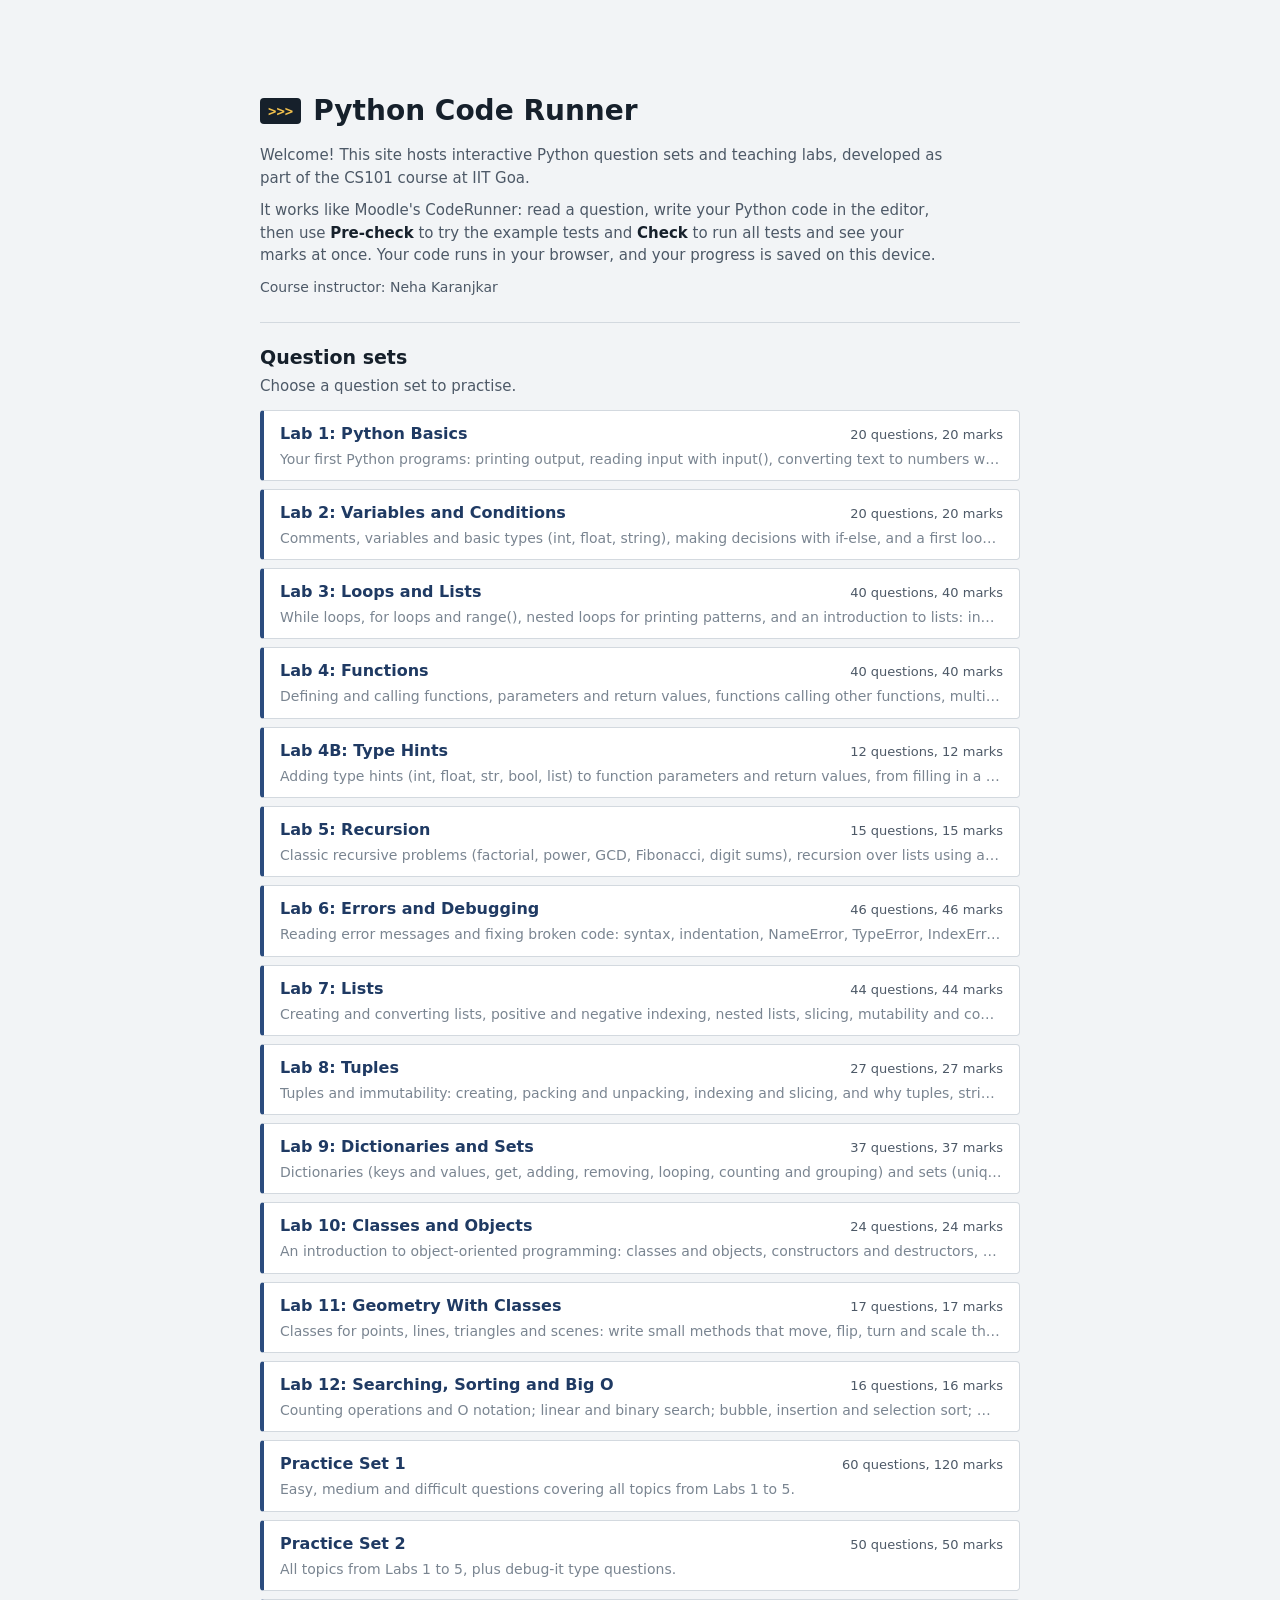
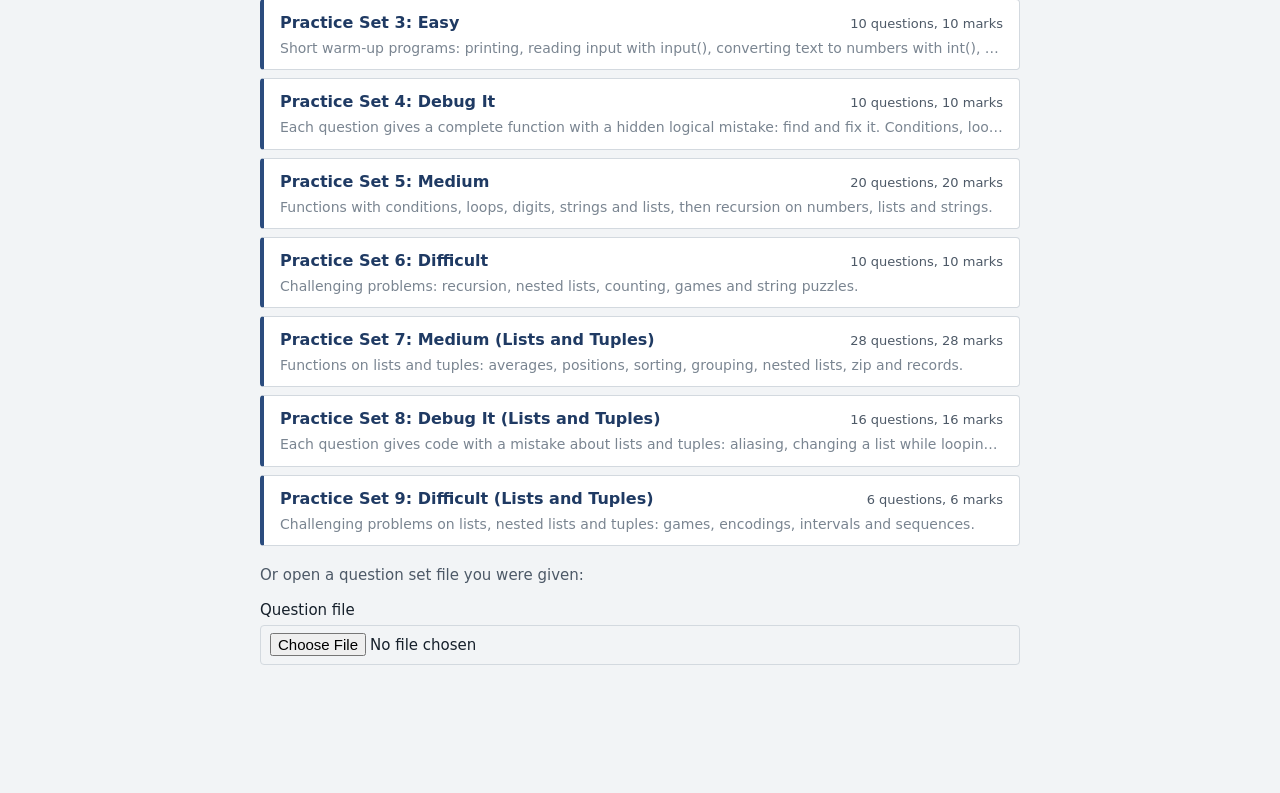
<file: index.html>
<!DOCTYPE html>
<html lang="en">
<head>
<meta charset="utf-8">
<meta name="viewport" content="width=device-width, initial-scale=1">
<title>Python programming practice and exams</title>
<link rel="stylesheet" href="vendor/codemirror/codemirror.css">
<link rel="stylesheet" href="static/style.css">
<script src="config.js"></script>
<script src="vendor/codemirror/codemirror.js"></script>
<script src="vendor/codemirror/python.js"></script>
<script src="vendor/codemirror/matchbrackets.js"></script>
</head>
<body>

<!-- 1. Choose a question bank (and password for exams) -->
<section id="screen-bank" class="gate" hidden>
  <div class="gate-box" id="bank-box">
    <div id="choose-part">
      <header id="web-intro" class="intro" hidden>
        <h1><span class="intro-mark" aria-hidden="true">&gt;&gt;&gt;</span> Python Code Runner</h1>
        <p>Welcome! This site hosts interactive Python question sets and teaching labs,
          developed as part of the CS101 course at IIT Goa.</p>
        <p>It works like Moodle's CodeRunner: read a question, write your Python code in the editor,
          then use <b>Pre-check</b> to try the example tests and <b>Check</b> to run all tests and see your marks at once.
          Your code runs in your browser, and your progress is saved on this device.</p>
        <p class="intro-credit">Course instructor: Neha Karanjkar</p>
      </header>
      <h1 id="choose-title">Programming exam</h1>
      <div id="bank-list-wrap" hidden>
        <p class="gate-help">Choose a question set to practise.</p>
        <ul id="bank-list" class="bank-list"></ul>
        <p id="bank-list-empty" class="muted" hidden>No question sets are published yet.</p>
        <p class="gate-help or">Or open a question set file you were given:</p>
      </div>
      <p id="file-help" class="gate-help">Open the question file given by your instructor.</p>
      <label class="field">Question file
        <input type="file" id="bank-file" accept=".qbank,.json">
      </label>
    </div>
    <div id="password-part" hidden>
      <h1 id="password-title"></h1>
      <p class="muted" id="password-file"></p>
      <label class="field">Exam password
        <input type="password" id="password" autocomplete="off">
      </label>
      <button id="btn-unlock" class="primary">Unlock</button>
      <button id="btn-back-pw" class="plain">Use a different question file</button>
    </div>
    <p id="bank-error" class="error" role="alert"></p>
  </div>
</section>

<!-- 2. Roll number and name (exams only) -->
<section id="screen-login" class="gate" hidden>
  <div class="gate-box">
    <h1 id="login-title"></h1>
    <p id="login-desc" class="gate-help" hidden></p>
    <p id="login-opens" class="notice" hidden></p>
    <label class="field">Roll number
      <input type="text" id="roll" autocomplete="off" spellcheck="false">
    </label>
    <label class="field">Full name, as on Google Classroom
      <input type="text" id="name" autocomplete="off" spellcheck="false">
    </label>
    <p class="gate-help">If you already started this exam on this computer, you will continue where you left off.</p>
    <button id="btn-login" class="primary">Start exam</button>
    <button id="btn-back" class="plain">Use a different question file</button>
    <p id="login-error" class="error" role="alert"></p>
  </div>
</section>

<!-- 3. Questions -->
<section id="screen-exam" hidden>
  <header class="topbar">
    <div class="tb-who">
      <strong id="tb-mode"></strong>
      <span id="tb-title"></span>
      <span id="tb-desc" class="tb-desc" hidden></span>
      <span id="tb-student"></span>
    </div>
    <div class="tb-stats">
      <span id="tb-start-wrap">Started <b id="tb-start"></b></span>
      <span>Marks <b id="tb-marks"></b></span>
      <span class="count correct" title="correct"><i></i><b id="tb-correct"></b><span class="lbl"> correct</span></span>
      <span class="count wrong" title="wrong"><i></i><b id="tb-wrong"></b><span class="lbl"> wrong</span></span>
      <span class="count idle" title="not attempted"><i></i><b id="tb-idle"></b><span class="lbl"> not attempted</span></span>
    </div>
    <div class="tb-clock">
      <span class="tb-clock-label" id="tb-clock-label">Time left</span>
      <span id="tb-left">--:--:--</span>
    </div>
    <button id="btn-submit" class="submit">Final submit</button>
  </header>
  <div class="modebar">
    <button id="btn-nav" class="small navtoggle" aria-controls="nav" aria-expanded="true" title="Show or hide the question list">&#9776; Questions</button>
    <span id="mb-current" class="mb-current"></span>
    <span id="mb-penalty"></span>
    <button id="btn-more" class="small more" aria-expanded="false" hidden>More &#9662;</button>
    <span class="mb-tools" id="mb-tools"></span>
  </div>

  <div class="body">
    <div id="nav-backdrop" class="nav-backdrop"></div>
    <nav id="nav" aria-label="Questions"></nav>

    <main id="main">
      <div class="q-head">
        <h2 id="q-title"></h2>
        <span id="q-mark" class="muted"></span>
      </div>
      <div id="q-text" class="qtext"></div>
      <div id="q-examples"></div>

      <h3 class="answer-label">Your answer</h3>
      <div id="editor"></div>
      <div class="actions">
        <button id="btn-precheck">Pre-check</button>
        <button id="btn-check" class="primary">Check</button>
        <span id="try-chip" class="try-chip" hidden></span>
        <button id="btn-save">Save</button>
        <button id="btn-fill" class="fill" hidden title="Instructor preview only">Fill correct answer</button>
        <span id="save-state" class="muted"></span>
      </div>
      <p class="hint">Pre-check runs the example test only and is not graded. Check runs all tests and records your marks. Ctrl+S saves.</p>
      <div id="result" aria-live="polite"></div>
      <div class="qnav">
        <button id="btn-prev" class="qprev">&larr; <span id="prev-label">Previous</span></button>
        <span id="qnav-pos" class="qnav-pos"></span>
        <button id="btn-next" class="qnext"><span id="next-label">Next</span> &rarr;</button>
      </div>
    </main>
  </div>
</section>

<!-- 4. Submitted -->
<section id="screen-done" class="gate" hidden>
  <div class="gate-box wide">
    <h1 id="done-heading">Exam submitted</h1>
    <p id="done-who"></p>
    <p id="done-reason" class="muted"></p>
    <p class="done-total"><span id="done-marks"></span></p>
    <table class="summary">
      <thead><tr><th>#</th><th>Question</th><th>Result</th><th>Marks</th></tr></thead>
      <tbody id="done-rows"></tbody>
    </table>
    <p id="done-path" class="muted"></p>
    <div id="done-actions" class="done-actions"></div>
  </div>
</section>

<!-- Confirmation dialog -->
<div id="modal" class="modal" hidden>
  <div class="modal-box" role="dialog" aria-modal="true" aria-labelledby="modal-title">
    <h2 id="modal-title"></h2>
    <div id="modal-body"></div>
    <div class="modal-actions">
      <button id="modal-cancel">Keep working</button>
      <button id="modal-ok" class="submit"></button>
    </div>
  </div>
</div>

<input type="file" id="progress-file" accept=".json" hidden>
<script src="static/web_backend.js"></script>
<script src="static/app.js"></script>
</body>
</html>
</file>
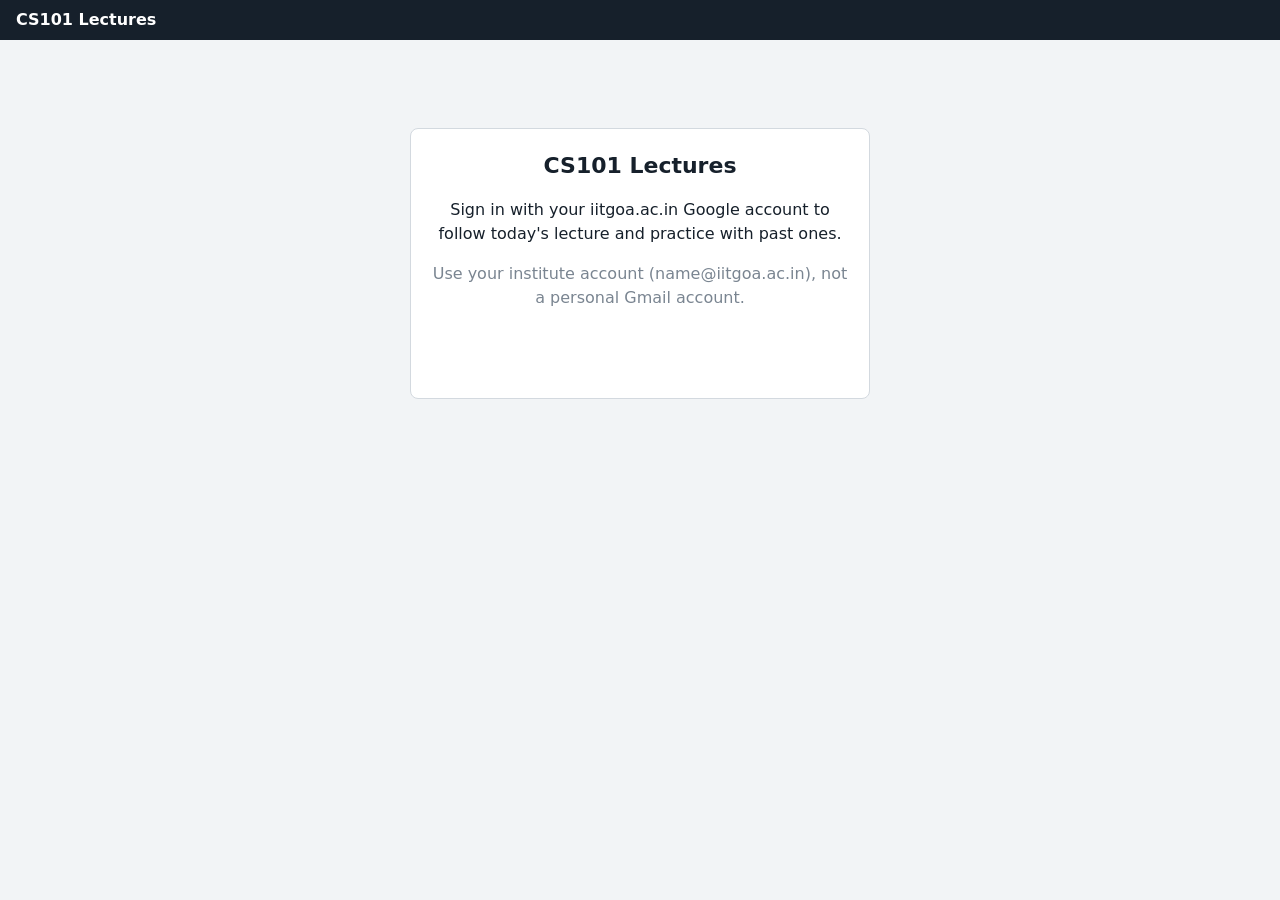
<file: lecture/index.html>
<!DOCTYPE html>
<html lang="en">
<head>
<meta charset="utf-8">
<meta name="viewport" content="width=device-width, initial-scale=1">
<title>CS101 Lectures</title>
<link rel="stylesheet" href="../vendor/codemirror/codemirror.css">
<link rel="stylesheet" href="../static/lecture.css">
<script src="../vendor/codemirror/codemirror.js"></script>
<script src="../vendor/codemirror/python.js"></script>
<script src="../vendor/codemirror/matchbrackets.js"></script>
<script src="https://accounts.google.com/gsi/client" async defer></script>
</head>
<body>
<header class="lbar">
  <a class="lbar-home" href="#/" id="bar-home">CS101 Lectures</a>
  <div class="lbar-lec" id="bar-lec" hidden>
    <span class="lbar-title" id="bar-title"></span>
    <span class="lbar-date" id="bar-date"></span>
  </div>
  <div class="lbar-score" id="bar-score" hidden></div>
  <div class="lbar-pending" id="bar-pending" hidden></div>
  <div class="lbar-user" id="bar-user" hidden>
    <a class="lbar-link" id="bar-instructor" href="#/instructor" hidden>Instructor</a>
    <a class="lbar-link" id="bar-marks" href="#/marks" hidden>My marks</a>
    <span class="lbar-guest" id="bar-guest" hidden title="Not on the CS101 roster: attendance is not recorded">Guest</span>
    <span id="bar-email"></span>
    <button class="linklike" id="btn-signout">Sign out</button>
  </div>
</header>
<main id="view" class="view"></main>
<script src="../static/lecture.js"></script>
<script src="../static/lecture_instructor.js"></script>
</body>
</html>
</file>
<file: vendor/codemirror/codemirror.css>
/* BASICS */

.CodeMirror {
  /* Set height, width, borders, and global font properties here */
  font-family: monospace;
  height: 300px;
  color: black;
  direction: ltr;
}

/* PADDING */

.CodeMirror-lines {
  padding: 4px 0; /* Vertical padding around content */
}
.CodeMirror pre.CodeMirror-line,
.CodeMirror pre.CodeMirror-line-like {
  padding: 0 4px; /* Horizontal padding of content */
}

.CodeMirror-scrollbar-filler, .CodeMirror-gutter-filler {
  background-color: white; /* The little square between H and V scrollbars */
}

/* GUTTER */

.CodeMirror-gutters {
  border-right: 1px solid #ddd;
  background-color: #f7f7f7;
  white-space: nowrap;
}
.CodeMirror-linenumbers {}
.CodeMirror-linenumber {
  padding: 0 3px 0 5px;
  min-width: 20px;
  text-align: right;
  color: #999;
  white-space: nowrap;
}

.CodeMirror-guttermarker { color: black; }
.CodeMirror-guttermarker-subtle { color: #999; }

/* CURSOR */

.CodeMirror-cursor {
  border-left: 1px solid black;
  border-right: none;
  width: 0;
}
/* Shown when moving in bi-directional text */
.CodeMirror div.CodeMirror-secondarycursor {
  border-left: 1px solid silver;
}
.cm-fat-cursor .CodeMirror-cursor {
  width: auto;
  border: 0 !important;
  background: #7e7;
}
.cm-fat-cursor div.CodeMirror-cursors {
  z-index: 1;
}
.cm-fat-cursor .CodeMirror-line::selection,
.cm-fat-cursor .CodeMirror-line > span::selection, 
.cm-fat-cursor .CodeMirror-line > span > span::selection { background: transparent; }
.cm-fat-cursor .CodeMirror-line::-moz-selection,
.cm-fat-cursor .CodeMirror-line > span::-moz-selection,
.cm-fat-cursor .CodeMirror-line > span > span::-moz-selection { background: transparent; }
.cm-fat-cursor { caret-color: transparent; }
@-moz-keyframes blink {
  0% {}
  50% { background-color: transparent; }
  100% {}
}
@-webkit-keyframes blink {
  0% {}
  50% { background-color: transparent; }
  100% {}
}
@keyframes blink {
  0% {}
  50% { background-color: transparent; }
  100% {}
}

/* Can style cursor different in overwrite (non-insert) mode */
.CodeMirror-overwrite .CodeMirror-cursor {}

.cm-tab { display: inline-block; text-decoration: inherit; }

.CodeMirror-rulers {
  position: absolute;
  left: 0; right: 0; top: -50px; bottom: 0;
  overflow: hidden;
}
.CodeMirror-ruler {
  border-left: 1px solid #ccc;
  top: 0; bottom: 0;
  position: absolute;
}

/* DEFAULT THEME */

.cm-s-default .cm-header {color: blue;}
.cm-s-default .cm-quote {color: #090;}
.cm-negative {color: #d44;}
.cm-positive {color: #292;}
.cm-header, .cm-strong {font-weight: bold;}
.cm-em {font-style: italic;}
.cm-link {text-decoration: underline;}
.cm-strikethrough {text-decoration: line-through;}

.cm-s-default .cm-keyword {color: #708;}
.cm-s-default .cm-atom {color: #219;}
.cm-s-default .cm-number {color: #164;}
.cm-s-default .cm-def {color: #00f;}
.cm-s-default .cm-variable,
.cm-s-default .cm-punctuation,
.cm-s-default .cm-property,
.cm-s-default .cm-operator {}
.cm-s-default .cm-variable-2 {color: #05a;}
.cm-s-default .cm-variable-3, .cm-s-default .cm-type {color: #085;}
.cm-s-default .cm-comment {color: #a50;}
.cm-s-default .cm-string {color: #a11;}
.cm-s-default .cm-string-2 {color: #f50;}
.cm-s-default .cm-meta {color: #555;}
.cm-s-default .cm-qualifier {color: #555;}
.cm-s-default .cm-builtin {color: #30a;}
.cm-s-default .cm-bracket {color: #997;}
.cm-s-default .cm-tag {color: #170;}
.cm-s-default .cm-attribute {color: #00c;}
.cm-s-default .cm-hr {color: #999;}
.cm-s-default .cm-link {color: #00c;}

.cm-s-default .cm-error {color: #f00;}
.cm-invalidchar {color: #f00;}

.CodeMirror-composing { border-bottom: 2px solid; }

/* Default styles for common addons */

div.CodeMirror span.CodeMirror-matchingbracket {color: #0b0;}
div.CodeMirror span.CodeMirror-nonmatchingbracket {color: #a22;}
.CodeMirror-matchingtag { background: rgba(255, 150, 0, .3); }
.CodeMirror-activeline-background {background: #e8f2ff;}

/* STOP */

/* The rest of this file contains styles related to the mechanics of
   the editor. You probably shouldn't touch them. */

.CodeMirror {
  position: relative;
  overflow: hidden;
  background: white;
}

.CodeMirror-scroll {
  overflow: scroll !important; /* Things will break if this is overridden */
  /* 50px is the magic margin used to hide the element's real scrollbars */
  /* See overflow: hidden in .CodeMirror */
  margin-bottom: -50px; margin-right: -50px;
  padding-bottom: 50px;
  height: 100%;
  outline: none; /* Prevent dragging from highlighting the element */
  position: relative;
  z-index: 0;
}
.CodeMirror-sizer {
  position: relative;
  border-right: 50px solid transparent;
}

/* The fake, visible scrollbars. Used to force redraw during scrolling
   before actual scrolling happens, thus preventing shaking and
   flickering artifacts. */
.CodeMirror-vscrollbar, .CodeMirror-hscrollbar, .CodeMirror-scrollbar-filler, .CodeMirror-gutter-filler {
  position: absolute;
  z-index: 6;
  display: none;
  outline: none;
}
.CodeMirror-vscrollbar {
  right: 0; top: 0;
  overflow-x: hidden;
  overflow-y: scroll;
}
.CodeMirror-hscrollbar {
  bottom: 0; left: 0;
  overflow-y: hidden;
  overflow-x: scroll;
}
.CodeMirror-scrollbar-filler {
  right: 0; bottom: 0;
}
.CodeMirror-gutter-filler {
  left: 0; bottom: 0;
}

.CodeMirror-gutters {
  position: absolute; left: 0; top: 0;
  min-height: 100%;
  z-index: 3;
}
.CodeMirror-gutter {
  white-space: normal;
  height: 100%;
  display: inline-block;
  vertical-align: top;
  margin-bottom: -50px;
}
.CodeMirror-gutter-wrapper {
  position: absolute;
  z-index: 4;
  background: none !important;
  border: none !important;
}
.CodeMirror-gutter-background {
  position: absolute;
  top: 0; bottom: 0;
  z-index: 4;
}
.CodeMirror-gutter-elt {
  position: absolute;
  cursor: default;
  z-index: 4;
}
.CodeMirror-gutter-wrapper ::selection { background-color: transparent }
.CodeMirror-gutter-wrapper ::-moz-selection { background-color: transparent }

.CodeMirror-lines {
  cursor: text;
  min-height: 1px; /* prevents collapsing before first draw */
}
.CodeMirror pre.CodeMirror-line,
.CodeMirror pre.CodeMirror-line-like {
  /* Reset some styles that the rest of the page might have set */
  -moz-border-radius: 0; -webkit-border-radius: 0; border-radius: 0;
  border-width: 0;
  background: transparent;
  font-family: inherit;
  font-size: inherit;
  margin: 0;
  white-space: pre;
  word-wrap: normal;
  line-height: inherit;
  color: inherit;
  z-index: 2;
  position: relative;
  overflow: visible;
  -webkit-tap-highlight-color: transparent;
  -webkit-font-variant-ligatures: contextual;
  font-variant-ligatures: contextual;
}
.CodeMirror-wrap pre.CodeMirror-line,
.CodeMirror-wrap pre.CodeMirror-line-like {
  word-wrap: break-word;
  white-space: pre-wrap;
  word-break: normal;
}

.CodeMirror-linebackground {
  position: absolute;
  left: 0; right: 0; top: 0; bottom: 0;
  z-index: 0;
}

.CodeMirror-linewidget {
  position: relative;
  z-index: 2;
  padding: 0.1px; /* Force widget margins to stay inside of the container */
}

.CodeMirror-widget {}

.CodeMirror-rtl pre { direction: rtl; }

.CodeMirror-code {
  outline: none;
}

/* Force content-box sizing for the elements where we expect it */
.CodeMirror-scroll,
.CodeMirror-sizer,
.CodeMirror-gutter,
.CodeMirror-gutters,
.CodeMirror-linenumber {
  -moz-box-sizing: content-box;
  box-sizing: content-box;
}

.CodeMirror-measure {
  position: absolute;
  width: 100%;
  height: 0;
  overflow: hidden;
  visibility: hidden;
}

.CodeMirror-cursor {
  position: absolute;
  pointer-events: none;
}
.CodeMirror-measure pre { position: static; }

div.CodeMirror-cursors {
  visibility: hidden;
  position: relative;
  z-index: 3;
}
div.CodeMirror-dragcursors {
  visibility: visible;
}

.CodeMirror-focused div.CodeMirror-cursors {
  visibility: visible;
}

.CodeMirror-selected { background: #d9d9d9; }
.CodeMirror-focused .CodeMirror-selected { background: #d7d4f0; }
.CodeMirror-crosshair { cursor: crosshair; }
.CodeMirror-line::selection, .CodeMirror-line > span::selection, .CodeMirror-line > span > span::selection { background: #d7d4f0; }
.CodeMirror-line::-moz-selection, .CodeMirror-line > span::-moz-selection, .CodeMirror-line > span > span::-moz-selection { background: #d7d4f0; }

.cm-searching {
  background-color: #ffa;
  background-color: rgba(255, 255, 0, .4);
}

/* Used to force a border model for a node */
.cm-force-border { padding-right: .1px; }

@media print {
  /* Hide the cursor when printing */
  .CodeMirror div.CodeMirror-cursors {
    visibility: hidden;
  }
}

/* See issue #2901 */
.cm-tab-wrap-hack:after { content: ''; }

/* Help users use markselection to safely style text background */
span.CodeMirror-selectedtext { background: none; }
</file>
<file: static/style.css>
/* Offline exam emulator. Only local system fonts (no internet in the lab). */
:root {
  --paper: #f2f4f6;
  --panel: #ffffff;
  --ink: #16202b;
  --ink-soft: #4d5967;
  --rule: #d3d9df;
  --action: #2b4c7e;
  --action-dark: #1f3a63;
  --correct: #2e7a48;
  --wrong: #b3322a;
  --idle: #98a2ad;
  --edited: #b7791f;
  --sans: "Ubuntu", "Noto Sans", "DejaVu Sans", system-ui, sans-serif;
  --mono: "Ubuntu Mono", "DejaVu Sans Mono", "Liberation Mono", monospace;
}
* { box-sizing: border-box; }
html, body { margin: 0; height: 100%; }
body { background: var(--paper); color: var(--ink); font: 15px/1.5 var(--sans); }
[hidden] { display: none !important; }
button {
  font: inherit; padding: 7px 16px; border: 1px solid var(--rule); border-radius: 4px;
  background: var(--panel); color: var(--ink); cursor: pointer;
}
button:hover:not(:disabled) { border-color: var(--ink-soft); }
button:disabled { opacity: .55; cursor: progress; }
button:focus-visible, a:focus-visible, input:focus-visible { outline: 2px solid var(--action); outline-offset: 2px; }
button.primary { background: var(--action); border-color: var(--action); color: #fff; }
button.primary:hover:not(:disabled) { background: var(--action-dark); }
button.plain { border-color: transparent; background: none; color: var(--ink-soft); text-decoration: underline; }
.muted { color: var(--ink-soft); }
.error { color: var(--wrong); min-height: 1.5em; margin: 8px 0 0; }

/* ---------- gate screens (bank, login, done) ---------- */
.gate { min-height: 100%; display: flex; align-items: flex-start; justify-content: center; padding: 10vh 16px; }
.gate-box { width: 100%; max-width: 440px; background: var(--panel); border: 1px solid var(--rule); border-radius: 6px; padding: 28px 32px; }
.gate-box.wide { max-width: 720px; }
.gate h1 { font-size: 24px; margin: 0 0 8px; font-weight: 500; }
.gate-help { color: var(--ink-soft); margin: 0 0 18px; }
.field { display: block; margin-bottom: 16px; font-weight: 500; }
.field input { display: block; width: 100%; margin-top: 4px; font: inherit; font-weight: 400; padding: 7px 9px; border: 1px solid var(--rule); border-radius: 4px; }
.gate .primary { width: 100%; padding: 9px; }
.gate .plain { width: 100%; margin-top: 6px; }

/* ---------- top bar ---------- */
.topbar {
  position: sticky; top: 0; z-index: 5; display: flex; align-items: center; gap: 28px;
  padding: 10px 20px; background: var(--ink); color: #e9eef3;
}
.tb-who { display: flex; flex-direction: column; line-height: 1.3; min-width: 0; }
.tb-who strong { color: #fff; }
.tb-who span { font-size: 13px; color: #b9c3cd; white-space: nowrap; overflow: hidden; text-overflow: ellipsis; }
.tb-stats { display: flex; flex-wrap: wrap; gap: 6px 18px; font-size: 14px; flex: 1; }
.tb-stats b { color: #fff; font-variant-numeric: tabular-nums; }
.count i { display: inline-block; width: 9px; height: 9px; border-radius: 50%; margin-right: 6px; }
.count.correct i { background: #5cc07f; }
.count.wrong i { background: #ef6a5f; }
.count.idle i { background: var(--idle); }
.tb-clock { display: flex; flex-direction: column; align-items: flex-end; line-height: 1.1; }
.tb-clock-label { font-size: 12px; color: #b9c3cd; }
#tb-left { font: 600 26px/1.1 var(--mono); font-variant-numeric: tabular-nums; color: #fff; letter-spacing: .02em; }
#tb-left.soon { color: #f2c14e; }
#tb-left.urgent { color: #ff7b70; }
button.submit { background: var(--wrong); border-color: var(--wrong); color: #fff; font-weight: 500; }
button.submit:hover:not(:disabled) { background: #922820; }

/* ---------- layout ---------- */
#screen-exam { display: flex; flex-direction: column; height: 100%; }
.body { flex: 1; display: flex; min-height: 0; }
nav { width: 290px; flex-shrink: 0; overflow-y: auto; border-right: 1px solid var(--rule); background: var(--panel); padding: 8px 0; }
main { flex: 1; overflow-y: auto; padding: 22px 36px 60px; }
main > * { max-width: 980px; }

/* ---------- navigation ---------- */
nav a {
  display: flex; align-items: center; gap: 10px; padding: 6px 14px; color: var(--ink);
  text-decoration: none; border-left: 3px solid transparent;
}
nav a:hover { background: var(--paper); }
nav a.current { background: #e4eaf1; border-left-color: var(--action); font-weight: 500; }
nav .num {
  flex-shrink: 0; width: 28px; height: 24px; border-radius: 4px; display: grid; place-items: center;
  font-size: 13px; font-weight: 600; color: #fff; background: var(--idle); font-variant-numeric: tabular-nums;
}
nav .correct .num { background: var(--correct); }
nav .wrong .num { background: var(--wrong); }
nav .title { flex: 1; min-width: 0; white-space: nowrap; overflow: hidden; text-overflow: ellipsis; font-size: 14px; }
nav .dot { width: 8px; height: 8px; border-radius: 50%; background: var(--edited); flex-shrink: 0; visibility: hidden; }
nav a.edited .dot { visibility: visible; }
.legend { padding: 10px 14px 4px; font-size: 12px; color: var(--ink-soft); border-top: 1px solid var(--rule); margin-top: 8px; }
.legend span { display: inline-flex; align-items: center; gap: 5px; margin-right: 10px; }
.legend i { width: 9px; height: 9px; border-radius: 2px; display: inline-block; }

/* ---------- question ---------- */
.q-head { display: flex; align-items: baseline; gap: 14px; }
.q-head h2 { font-size: 22px; font-weight: 500; margin: 0 0 10px; }
.qtext { line-height: 1.6; max-width: 80ch; }
.qtext code, .qtext pre { font-family: var(--mono); font-size: 15px; }
.qtext code { background: #e8ecf0; padding: 0 3px; border-radius: 3px; }
.qtext pre { background: #e8ecf0; padding: 8px 12px; border-radius: 4px; overflow-x: auto; }
.qtext pre code { background: none; padding: 0; }
h3 { font-size: 15px; font-weight: 600; margin: 22px 0 6px; }

table.io { border-collapse: collapse; margin: 4px 0 8px; font-size: 14px; }
table.io th, table.io td { border: 1px solid var(--rule); padding: 5px 10px; text-align: left; vertical-align: top; }
table.io th { background: #e8ecf0; font-weight: 600; }
table.io td pre { margin: 0; font: 15px/1.35 var(--mono); white-space: pre-wrap; word-break: break-word; }
table.io tr.pass td { background: #e5f3ea; }
table.io tr.fail td { background: #fbe7e5; }
table.io td.mark { font-weight: 700; text-align: center; width: 28px; }
tr.pass td.mark { color: var(--correct); }
tr.fail td.mark { color: var(--wrong); }
td.hidden-row { color: var(--ink-soft); font-style: italic; }

/* ---------- editor ---------- */
#editor .CodeMirror {
  height: 380px; border: 1px solid var(--rule); border-radius: 4px;
  font: 16px/1.4 var(--mono); resize: vertical; overflow: hidden;
}
.actions { display: flex; align-items: center; gap: 10px; margin-top: 10px; }
.hint { font-size: 13px; color: var(--ink-soft); margin: 6px 0 0; }

/* ---------- results ---------- */
#result { margin-top: 18px; }
.res { border: 1px solid var(--rule); border-radius: 4px; padding: 12px 16px; background: var(--panel); }
.res.ok { border-color: #9cd0ae; background: #f1f9f4; }
.res.bad { border-color: #e6aaa5; background: #fdf3f2; }
.res h4 { margin: 0 0 8px; font-size: 15px; }
.res pre.err { font: 14px/1.4 var(--mono); background: #fbe7e5; padding: 8px 12px; border-radius: 4px; white-space: pre-wrap; margin: 0; }
.res p { margin: 8px 0 0; }

/* ---------- modal ---------- */
.modal { position: fixed; inset: 0; background: rgba(22, 32, 43, .55); display: grid; place-items: center; z-index: 20; }
.modal-box { background: var(--panel); border-radius: 6px; padding: 24px 28px; max-width: 480px; width: calc(100% - 32px); }
.modal-box h2 { margin: 0 0 10px; font-size: 20px; font-weight: 500; }
.modal-actions { display: flex; justify-content: flex-end; gap: 10px; margin-top: 20px; }

/* ---------- done ---------- */
.done-total { font-size: 28px; font-weight: 600; margin: 10px 0 16px; }
table.summary { width: 100%; border-collapse: collapse; font-size: 14px; }
table.summary th, table.summary td { border-bottom: 1px solid var(--rule); padding: 6px 8px; text-align: left; }
table.summary td.r-correct { color: var(--correct); font-weight: 500; }
table.summary td.r-wrong { color: var(--wrong); font-weight: 500; }
table.summary td.r-not_attempted { color: var(--ink-soft); }

@media (prefers-reduced-motion: reduce) { * { transition: none !important; } }

/* ---------- v2 additions ---------- */
.modebar {
  display: flex; align-items: center; gap: 16px; padding: 6px 20px; font-size: 13px;
  background: #e4eaf1; border-bottom: 1px solid var(--rule); color: var(--ink-soft);
}
.modebar .penalty-on { color: #8a3b12; font-weight: 500; }
.mb-tools { margin-left: auto; display: flex; gap: 8px; flex-wrap: wrap; }
button.small { padding: 3px 10px; font-size: 13px; }
#tb-left.nolimit { font-size: 18px; }
.nav-heading {
  padding: 12px 14px 4px; font-size: 13px; font-weight: 600; color: var(--ink-soft);
  border-top: 1px solid var(--rule); margin-top: 6px;
}
nav .nav-heading:first-child { border-top: none; margin-top: 0; padding-top: 6px; }
.notice { background: #fff4d6; border: 1px solid #ecd28c; padding: 8px 12px; border-radius: 4px; }
.gate-help.or { margin-top: 18px; }
.bank-list { list-style: none; padding: 0; margin: 0 0 8px; display: flex; flex-direction: column; gap: 8px; }
.bank-item { width: 100%; text-align: left; display: flex; flex-direction: column; gap: 2px; padding: 10px 14px; }
.bank-item:hover { background: #f5f8fb; }
.bank-title { font-weight: 500; }
.done-actions { display: flex; flex-wrap: wrap; gap: 10px; margin-top: 16px; }
.gate .done-actions .primary { width: auto; padding: 7px 22px; }
button.fill { margin-left: auto; border-style: dashed; color: #8a3b12; }

/* ---------- question list toggle, current question, prev/next ---------- */
.navtoggle { white-space: nowrap; }
.mb-current { font-weight: 500; color: var(--ink); min-width: 0; white-space: nowrap; overflow: hidden; text-overflow: ellipsis; }
body.nav-collapsed nav { display: none; }
.nav-backdrop { display: none; }
.res, #q-examples, .qtext { overflow-x: auto; }
.qnav { display: flex; align-items: center; gap: 12px; margin-top: 26px; padding-top: 14px; border-top: 1px solid var(--rule); }
.qnav button { max-width: 42%; min-width: 0; white-space: nowrap; overflow: hidden; text-overflow: ellipsis; padding: 8px 14px; }
.qnav .qnext { margin-left: auto; }
.qnav-pos { color: var(--ink-soft); font-size: 13px; white-space: nowrap; }
.qnav button:disabled { visibility: hidden; }

button.more { display: none; }
.modebar { position: relative; }

/* ---------- matplotlib figures under the results ---------- */
.figs { margin-top: 14px; padding: 10px 14px; background: var(--panel); border: 1px solid var(--rule); border-radius: 4px; }
.figs h4 { margin: 0 0 8px; font-size: 15px; }
.figs img { display: block; max-width: 100%; height: auto; margin: 0 0 8px; }

/* ---------- tries / penalty chip next to Check ---------- */
.try-chip {
  font-size: 13px; padding: 3px 10px; border-radius: 12px; white-space: nowrap; cursor: help;
  background: #e8ecf0; color: var(--ink-soft); border: 1px solid var(--rule);
}
.try-chip.warn { background: #fff4d6; border-color: #ecd28c; color: #8a3b12; }
.try-chip.solved { background: #e5f3ea; border-color: #9cd0ae; color: var(--correct); }

/* ---------- time extension box on the submitted screen ---------- */
.ext-box {
  display: flex; flex-wrap: wrap; align-items: center; gap: 8px 10px; margin: 12px 0 4px; padding: 10px 12px;
  background: #fff4d6; border: 1px solid #ecd28c; border-radius: 4px; font-size: 14px;
}
.ext-box input { font: inherit; padding: 5px 8px; border: 1px solid var(--rule); border-radius: 4px; flex: 1; min-width: 150px; }
.modal-box .field { margin: 12px 0 0; }

/* ---------- set description ---------- */
.tb-who .tb-desc { max-width: 60ch; font-style: italic; }

/* ---------- web home page (practice site): quiet, on the grey page ---------- */
.gate-box.home { max-width: 760px; padding: 0; background: none; border: none; }
.intro { padding-bottom: 14px; margin-bottom: 20px; border-bottom: 1px solid var(--rule); }
.gate .intro h1 { font-size: 28px; font-weight: 600; margin: 0 0 12px; display: flex; align-items: center; gap: 12px; }
.intro-mark {
  font: 700 14px/1 var(--mono); color: #f2c14e; background: var(--ink);
  padding: 6px 8px; border-radius: 4px;
}
.intro p { margin: 0 0 10px; color: var(--ink-soft); max-width: 72ch; }
.intro b { color: var(--ink); font-weight: 600; }
.intro .intro-credit { font-size: 14px; }
.home #choose-title { font-size: 19px; font-weight: 600; margin: 0 0 4px; }
.home .gate-help { margin-bottom: 12px; }
.home .bank-item {
  gap: 3px; padding: 11px 16px; border: 1px solid var(--rule); border-left: 4px solid var(--action);
  border-radius: 4px; background: var(--panel);
}
.home .bank-item:hover:not(:disabled), .home .bank-item:focus-visible { background: #f7f9fb; border-color: var(--action); }
.bank-head { display: flex; align-items: baseline; gap: 12px; width: 100%; }
.home .bank-title { font-size: 16px; font-weight: 600; color: var(--action-dark); }
.bank-meta { margin-left: auto; font-size: 13px; color: var(--ink-soft); white-space: nowrap; }
.bank-desc {                                   /* one faint line; full text on hover */
  width: 100%; font-size: 14px; color: #7a8591; line-height: 1.45;
  white-space: nowrap; overflow: hidden; text-overflow: ellipsis;
}
.bank-item:hover .bank-desc, .bank-item:focus-visible .bank-desc { white-space: normal; color: var(--ink-soft); }
@media (hover: none) { .bank-desc { white-space: normal; } }   /* touch screens cannot hover */

/* ---------- phones and narrow windows ---------- */
@media (max-width: 800px) {
  .tb-stats .lbl { display: none; }                  /* counts keep their coloured dots */
  #mb-penalty:not(.penalty-on) { display: none; }    /* only show the line when a penalty applies */
  button.more:not([hidden]) { display: inline-block; margin-left: auto; }
  .mb-tools {
    display: none; position: absolute; right: 12px; top: 100%; z-index: 12; flex-direction: column;
    background: var(--panel); border: 1px solid var(--rule); border-radius: 4px; padding: 6px;
    box-shadow: 0 6px 18px rgba(0, 0, 0, .15);
  }
  body.tools-open .mb-tools { display: flex; }
  .mb-tools button { text-align: left; padding: 8px 12px; }
  body { font-size: 15px; }
  .topbar { flex-wrap: wrap; gap: 4px 12px; padding: 8px 12px; }
  .tb-who { order: 1; flex: 1; }
  .tb-who span { font-size: 12px; }
  #tb-student, #tb-start-wrap { display: none; }
  .tb-clock { order: 2; }
  .tb-clock-label { font-size: 11px; }
  #tb-left { font-size: 20px; }
  #tb-left.nolimit { font-size: 15px; }
  #btn-submit { order: 3; padding: 5px 10px; font-size: 14px; }
  .tb-stats { order: 4; flex-basis: 100%; font-size: 13px; gap: 2px 14px; flex-wrap: nowrap; }
  .modebar { flex-wrap: wrap; gap: 6px 10px; padding: 6px 12px; }
  .mb-current { flex: 1; }
  #mb-penalty { order: 5; flex-basis: 100%; font-size: 12px; }
  /* question list becomes a slide-in drawer */
  nav {
    position: fixed; top: 0; bottom: 0; left: 0; z-index: 15; width: min(86vw, 330px);
    transform: translateX(-105%); transition: transform .2s ease; box-shadow: 4px 0 18px rgba(0, 0, 0, .18);
  }
  body.nav-collapsed nav { display: block; }
  body.nav-open nav { transform: none; }
  body.nav-open .nav-backdrop { display: block; position: fixed; inset: 0; z-index: 14; background: rgba(22, 32, 43, .45); }
  nav a { padding: 9px 14px; }
  main { padding: 14px 14px 40px; }
  .q-head { flex-wrap: wrap; gap: 4px 12px; }
  .q-head h2 { font-size: 19px; margin-bottom: 4px; }
  #editor .CodeMirror { height: 300px; font-size: 15px; }
  .actions { flex-wrap: wrap; }
  .actions button { padding: 9px 14px; }
  button.fill { margin-left: 0; }
  .hint { display: none; }
  .qnav button { max-width: 44%; padding: 10px 12px; }
  .gate { padding: 5vh 12px; }
  .gate-box { padding: 20px 18px; }
  .modal-box { padding: 18px; }
  #tb-desc { display: none; }
  .gate .intro h1 { font-size: 23px; }
  .bank-head { flex-wrap: wrap; gap: 0 12px; }
  .bank-meta { margin-left: 0; }
}
</file>
<file: static/lecture.css>
/* CS101 lecture page: phone first, same look as the practice site. */
:root {
  --paper: #f2f4f6; --panel: #ffffff; --ink: #16202b; --ink-soft: #4d5967; --muted: #7a8591; --rule: #d3d9df;
  --action: #2b4c7e; --action-dark: #1f3a63; --correct: #2e7a48; --wrong: #b3322a; --accent: #f2c14e;
  --sans: "Ubuntu", "Noto Sans", "DejaVu Sans", system-ui, sans-serif;
  --mono: "Ubuntu Mono", "DejaVu Sans Mono", "Liberation Mono", monospace;
}
* { box-sizing: border-box; }
html, body { margin: 0; }
body { background: var(--paper); color: var(--ink); font: 16px/1.5 var(--sans); }
[hidden] { display: none !important; }
button {
  font: inherit; padding: 8px 16px; border: 1px solid var(--rule); border-radius: 6px;
  background: var(--panel); color: var(--ink); cursor: pointer; touch-action: manipulation;
}
button:disabled { opacity: .55; cursor: progress; }
button.primary { background: var(--action); border-color: var(--action); color: #fff; }
button.small { padding: 4px 10px; font-size: 14px; }
button.linklike { border: none; background: none; color: #b9c3cd; text-decoration: underline; padding: 0 0 0 8px; font-size: 13px; }
input[type=text], textarea {
  font: 15px/1.4 var(--mono); padding: 9px 10px; border: 1px solid var(--rule); border-radius: 6px; width: 100%; background: #fff;
}
:focus-visible { outline: 2px solid var(--action); outline-offset: 2px; }
.muted { color: var(--muted); }
.err, .bad { color: var(--wrong); }
.ok { color: var(--correct); font-weight: 600; }
.bad { font-weight: 600; }

/* top bar */
.lbar {
  position: sticky; top: 0; z-index: 5; display: flex; align-items: center; flex-wrap: wrap; gap: 4px 16px;
  padding: 8px 16px; background: var(--ink); color: #e9eef3;
}
.lbar-home { color: #fff; font-weight: 600; text-decoration: none; }
.lbar-lec { display: flex; flex-direction: column; line-height: 1.25; min-width: 0; flex: 1; }
.lbar-title { color: #fff; font-weight: 500; white-space: nowrap; overflow: hidden; text-overflow: ellipsis; }
.lbar-date { font-size: 13px; color: #b9c3cd; }
.lbar-score { font: 600 20px/1 var(--mono); color: var(--accent); white-space: nowrap; }
.lbar-user { font-size: 13px; color: #b9c3cd; margin-left: auto; white-space: nowrap; overflow: hidden; text-overflow: ellipsis; max-width: 100%; }
.lbar-guest { color: #1b2530; background: #f2c14e; border-radius: 10px; padding: 1px 8px; margin-right: 10px; font-weight: 600; font-size: 12px; }
.lbar-pending { font-size: 12px; color: #f2c14e; white-space: nowrap; }
.modal-back { position: fixed; inset: 0; z-index: 20; background: rgba(22, 32, 43, .5); display: flex; align-items: center; justify-content: center; padding: 16px; }
.modal { background: var(--panel); border-radius: 10px; padding: 20px; max-width: 440px; box-shadow: 0 8px 30px rgba(0, 0, 0, .25); }
.modal p { margin: 0 0 10px; }

.lbar-link { color: var(--accent); margin-right: 10px; text-decoration: none; font-weight: 600; }
.instr { margin-top: 10px; padding-top: 8px; border-top: 1px dashed var(--rule); }
.instr .reveal { color: #8a3b12; border-style: dashed; }
.answerbox { margin-top: 8px; padding: 8px 10px; background: #fff8e6; border-radius: 6px; }

/* layout */
.view { max-width: 780px; margin: 0 auto; padding: 16px 14px 60px; }
.card { background: var(--panel); border: 1px solid var(--rule); border-radius: 8px; padding: 20px; }
.card.center { max-width: 460px; margin: 8vh auto 0; text-align: center; }
.card h1 { font-size: 22px; margin: 0 0 8px; }
.gsi { display: flex; justify-content: center; margin: 18px 0 6px; min-height: 44px; }
.row { display: flex; gap: 8px; margin-top: 10px; }
.row input { flex: 1; }
h2 { font-size: 17px; margin: 20px 0 8px; color: var(--ink-soft); }

/* home: course title */
.welcome { margin: 10px 2px 6px; }
.welcome h1 { font-size: 24px; margin: 0; color: var(--ink); }
.welcome p { margin: 2px 0 0; color: var(--ink-soft); font-size: 17px; }

/* lecture list */
.llist { list-style: none; margin: 0; padding: 0; display: flex; flex-direction: column; gap: 8px; }
.lcard {
  display: flex; flex-direction: column; gap: 2px; position: relative; padding: 12px 14px; border-radius: 6px;
  background: var(--panel); border: 1px solid var(--rule); border-left: 4px solid var(--action); color: var(--ink); text-decoration: none;
}
.lcard .lt { font-weight: 600; color: var(--action-dark); padding-right: 50px; }
.lcard .lm { font-size: 13px; color: var(--muted); }
.lnum { display: inline-block; min-width: 2.6em; color: var(--ink-soft); font-variant-numeric: tabular-nums; }
.lcard.active { border-left-color: var(--correct); background: #f1f9f4; }
.lcard.active .lt { color: var(--correct); }
.lcard.future { border-left-color: var(--rule); background: #f7f8f9; }
.lcard.future .lt { color: var(--muted); font-weight: 500; }
.badge { position: absolute; right: 12px; top: 12px; background: var(--correct); color: #fff; font-size: 12px; padding: 2px 8px; border-radius: 10px; }

/* lecture page: question nav (left; a strip at the top on phones) and the content */
.view.lecview { max-width: 1020px; }
.lecgrid { display: grid; grid-template-columns: 150px minmax(0, 1fr); gap: 22px; align-items: start; }
.lqnav { position: sticky; top: calc(var(--barh, 52px) + 10px); background: var(--panel); border: 1px solid var(--rule); border-radius: 8px;
  padding: 10px; display: flex; flex-wrap: wrap; gap: 6px; max-height: calc(100vh - var(--barh, 52px) - 30px); overflow-y: auto; }
.lqnav-head { flex-basis: 100%; font-size: 13px; font-weight: 600; color: var(--ink-soft); }
.qn { width: 36px; height: 32px; padding: 0; border-radius: 6px; font: 600 14px/1 var(--sans); font-variant-numeric: tabular-nums;
  background: #e3e7eb; border: 2px solid transparent; color: var(--ink); }
.qn.solved { background: var(--correct); color: #fff; }
.qn.penalty { background: #d9822b; color: #fff; }
.qn.wrong { background: var(--wrong); color: #fff; }
.qn.current { border-color: var(--ink); }
.lqnav-key { flex-basis: 100%; display: flex; flex-direction: column; gap: 2px; margin-top: 6px; font-size: 11.5px; color: var(--muted); }
.lqnav-key span { display: flex; align-items: center; gap: 5px; }
.k { width: 10px; height: 10px; border-radius: 2px; display: inline-block; background: #e3e7eb; }
.k.solved { background: var(--correct); } .k.penalty { background: #d9822b; } .k.wrong { background: var(--wrong); }
.lhead { margin: 4px 2px 18px; padding-bottom: 12px; border-bottom: 1px solid var(--rule); }
.lh-num { font-size: 14px; font-weight: 600; color: var(--action); letter-spacing: .02em; }
.lhead h1 { font-size: 30px; line-height: 1.2; margin: 2px 0 8px; }
.lh-desc { color: var(--ink-soft); font-size: 17px; }
.lh-desc p { margin: 0 0 6px; }
.try-chip { margin-left: auto; font-size: 12.5px; padding: 2px 9px; border-radius: 10px; border: 1px solid var(--rule); background: #f4f6f8; color: var(--ink-soft); white-space: nowrap; }
.try-chip.warn { background: #fff4d6; border-color: #ecd28c; color: #8a3b12; }
.try-chip.solved { background: #e5f3ea; border-color: #9cd0ae; color: var(--correct); }
.tutor { margin-top: 10px; }
button.linkbtn { border: none; background: none; padding: 0; color: var(--action-dark); text-decoration: underline; font-size: 14px; }

/* teaching text and questions */
.teach { margin: 18px 2px; }
.teach p { margin: 0 0 10px; }
.teach h3 { font-size: 19px; margin: 30px 0 8px; color: var(--action-dark); }
.teach ul, .teach ol { margin: 0 0 10px; padding-left: 24px; }
.teach pre, .qtext pre, pre.code { background: #e8ecf0; padding: 8px 12px; border-radius: 6px; overflow-x: auto; font: 14px/1.4 var(--mono); }
.teach code, .qtext code { font-family: var(--mono); background: #e8ecf0; padding: 0 3px; border-radius: 3px; }
.teach pre code, .qtext pre code { background: none; padding: 0; }
.teach table, .qtext table { max-width: 100%; }
.teach > div, .qtext > div { overflow-x: auto; }
.qcard { background: var(--panel); border: 1px solid var(--rule); border-left: 4px solid var(--accent); border-radius: 6px; padding: 14px; margin: 14px 0 22px; }
.qhead { display: flex; align-items: center; gap: 10px; margin-bottom: 6px; }
.qno { font-weight: 700; color: var(--action-dark); }
.qtype { font-size: 13px; color: var(--muted); }
.qbadge { font-size: 13px; font-weight: 600; }
.qbadge.right { color: var(--correct); }
.qbadge.wrong { color: var(--wrong); }
.qtext p { margin: 0 0 8px; }
.opts { display: flex; flex-direction: column; gap: 6px; margin: 8px 0; }
.opt { display: flex; align-items: flex-start; gap: 10px; padding: 9px 10px; border: 1px solid var(--rule); border-radius: 6px; cursor: pointer; }
.opt:has(input:checked) { border-color: var(--action); background: #eef3fa; }
.opt input { margin-top: 4px; }
.answer { margin: 8px 0; }
.actions { display: flex; flex-wrap: wrap; gap: 8px; margin-top: 10px; }
.feedback { margin-top: 8px; }
.feedback p { margin: 6px 0; }
.order { padding-left: 26px; margin: 8px 0; }
.order li { display: flex; align-items: center; gap: 8px; border: 1px solid var(--rule); border-radius: 6px; padding: 6px 8px; margin: 4px 0; background: #fbfcfd; }
.order code { flex: 1; font: 14px/1.4 var(--mono); white-space: pre; overflow-x: auto; }
.order .mv { display: flex; gap: 4px; }

/* code questions */
.editor .CodeMirror { height: auto; min-height: 120px; border: 1px solid var(--rule); border-radius: 6px; font: 15px/1.4 var(--mono); }
.keys { display: none; flex-wrap: wrap; gap: 4px; margin-top: 6px; }
.key { font-family: var(--mono); min-width: 38px; }
@media (pointer: coarse) { .keys { display: flex; } }
.tablewrap { overflow-x: auto; }
table.io { border-collapse: collapse; margin: 6px 0; font-size: 14px; }
table.io th, table.io td { border: 1px solid var(--rule); padding: 4px 8px; text-align: left; vertical-align: top; }
table.io th { background: #e8ecf0; }
table.io pre { margin: 0; font: 14px/1.35 var(--mono); white-space: pre-wrap; word-break: break-word; }
table.io tr.pass td { background: #e5f3ea; }
table.io tr.fail td { background: #fbe7e5; }
table.io td.mark { font-weight: 700; text-align: center; }
table.io td.hid { color: var(--ink-soft); font-style: italic; }
pre.err { background: #fbe7e5; padding: 8px 12px; border-radius: 6px; white-space: pre-wrap; font: 14px/1.4 var(--mono); }
.figs img { max-width: 100%; display: block; margin-top: 6px; }
.endnote { text-align: center; margin-top: 30px; font-size: 14px; }

@media (max-width: 800px) {
  .lecgrid { grid-template-columns: minmax(0, 1fr); gap: 8px; }
  .lqnav { top: var(--barh, 52px); z-index: 4; flex-wrap: nowrap; overflow-x: auto; max-height: none; border-radius: 0 0 8px 8px;
    margin: -12px -10px 0; padding: 6px 10px; border-top: none; }
  .lqnav-head, .lqnav-key { display: none; }
  .qn { flex-shrink: 0; }
  .qcard { scroll-margin-top: calc(var(--barh, 52px) + 54px); }
  .lhead h1 { font-size: 25px; }
}
.qcard { scroll-margin-top: calc(var(--barh, 52px) + 12px); }

@media (max-width: 600px) {
  body { font-size: 15px; }
  .lbar { padding: 6px 12px; }
  .lbar-home { font-size: 14px; }
  .lbar-user { order: 4; flex-basis: 100%; margin-left: 0; font-size: 12px; }   /* email on its own line */
  .lbar-score { font-size: 17px; }
  .view { padding: 12px 10px 50px; }
  .card { padding: 16px; }
  .qcard { padding: 12px; }
}

/* ---------------- instructor pages ---------------- */
.view.wide { max-width: 1200px; }
.inav { display: flex; gap: 6px; margin-bottom: 12px; flex-wrap: wrap; }
.inav a { padding: 6px 12px; border-radius: 6px; text-decoration: none; color: var(--action-dark); background: #e4eaf1; }
.inav a.on { background: var(--action); color: #fff; }
a.btn { display: inline-block; padding: 8px 14px; border: 1px solid var(--rule); border-radius: 6px; text-decoration: none; color: var(--ink); background: var(--panel); }
a.btn.primary { background: var(--action); border-color: var(--action); color: #fff; }
a.btn.small { padding: 4px 10px; font-size: 14px; }
button.danger { background: var(--wrong); border-color: var(--wrong); color: #fff; }
.small { font-size: 13px; }
.activebox { background: #f1f9f4; border: 1px solid #9cd0ae; border-left: 5px solid var(--correct); border-radius: 8px; padding: 14px 16px; margin: 10px 0 18px; }
.ab-title { font-size: 20px; font-weight: 700; color: var(--correct); }
.ab-meta { color: var(--ink-soft); margin: 2px 0 8px; }
.ab-pass, .dh-pass { display: flex; align-items: baseline; gap: 12px; }
.ab-pass span, .dh-pass span { color: var(--ink-soft); }
.ab-pass b, .dh-pass b.pw { font: 700 38px/1.1 var(--mono); letter-spacing: .04em; color: var(--ink); background: #fff; padding: 2px 14px; border-radius: 6px; border: 1px solid var(--rule); }
table.grid { border-collapse: collapse; width: 100%; background: var(--panel); font-size: 14px; }
table.grid th, table.grid td { border-bottom: 1px solid var(--rule); padding: 7px 8px; text-align: left; vertical-align: top; }
table.grid th { background: #e8ecf0; font-weight: 600; }
table.grid td.num { text-align: right; font-variant-numeric: tabular-nums; }
table.grid tr.rowactive td { background: #f1f9f4; }
.bt { font-weight: 600; }
.heldlist { display: flex; flex-direction: column; gap: 2px; }
a.held { color: var(--action-dark); font-size: 13px; }
td.acts { white-space: nowrap; }
td.acts > * { margin: 0 4px 4px 0; }

/* dashboard */
.dhead { display: flex; flex-wrap: wrap; align-items: center; gap: 14px 28px; background: var(--panel); border: 1px solid var(--rule); border-radius: 8px; padding: 14px 16px; }
.dh-left { flex: 1; min-width: 220px; }
.dh-num { font-size: 13px; font-weight: 600; color: var(--action); }
.dh-title { font-size: 22px; font-weight: 700; }
.dh-lec { margin: 2px 0; }
.dh-acts { align-self: flex-start; }
.tile.wide { min-width: 170px; }
.t-of { font-size: 18px; color: var(--muted); font-weight: 600; }
.pbar { height: 8px; background: #e3e7eb; border-radius: 4px; margin: 5px 0 3px; overflow: hidden; }
.pbar span { display: block; height: 100%; background: var(--action); border-radius: 4px; }
.tiles { display: flex; gap: 10px; }
.tile { border: 1px solid var(--rule); border-radius: 8px; padding: 8px 14px; min-width: 110px; background: #fbfcfd; }
.t-label { font-size: 13px; color: var(--ink-soft); }
.t-value { font: 700 30px/1.1 var(--sans); font-variant-numeric: tabular-nums; color: var(--ink); }
.t-sub { font-size: 12px; color: var(--muted); }
.toggle { font-size: 14px; color: var(--ink-soft); display: flex; align-items: center; gap: 6px; }
.legend { display: flex; flex-wrap: wrap; gap: 6px 18px; font-size: 13px; color: var(--ink-soft); margin-bottom: 6px; }
.legend span { display: inline-flex; align-items: center; gap: 6px; }
.sw { width: 12px; height: 12px; border-radius: 3px; display: inline-block; }
.sw.right, .seg.right { background: #2e7a48; }
.sw.wrong, .seg.wrong { background: #b3322a; }
.sw.none, .seg.none { background: #d3d9df; }
.qrow { background: var(--panel); border: 1px solid var(--rule); border-radius: 8px; padding: 10px 14px; margin: 8px 0; }
.qr-head { display: flex; gap: 10px; align-items: baseline; }
.qr-text { color: var(--ink-soft); font-size: 14px; white-space: nowrap; overflow: hidden; text-overflow: ellipsis; min-width: 0; flex: 1; }
.qr-bar { display: flex; align-items: center; gap: 12px; margin: 6px 0 4px; }
.bar { flex: 1; display: flex; gap: 2px; height: 16px; }
.seg { height: 100%; border-radius: 4px; min-width: 4px; }
.counts { font: 600 15px/1 var(--mono); white-space: pre; color: var(--ink); min-width: 150px; }
details summary { cursor: pointer; font-size: 14px; color: var(--action-dark); }
.guests { margin-top: 14px; }

/* attendance sheet */
.filter { max-width: 280px; font-family: var(--sans); }
.sheet { max-height: 75vh; overflow: auto; border: 1px solid var(--rule); border-radius: 6px; }
table.att th { position: sticky; top: 0; z-index: 2; }
table.att .sticky, table.att .sticky2 { position: sticky; background: var(--panel); z-index: 1; }
table.att th.sticky, table.att th.sticky2 { z-index: 3; background: #e8ecf0; }
table.att .sticky { left: 0; min-width: 80px; }
table.att .sticky2 { left: 80px; min-width: 190px; }
table.att th.lcol { text-align: center; min-width: 92px; }
td.cell { text-align: center; font-variant-numeric: tabular-nums; white-space: nowrap; }
td.cell.p { background: #e5f3ea; color: #1f5a33; font-weight: 600; }
td.cell.a { color: var(--muted); }
table.att tr.guestrow td.sticky { font-style: italic; color: var(--muted); }
table.att tr.guestrow:first-of-type td, table.att tr:not(.guestrow) + tr.guestrow td { border-top: 2px solid #b8c0c8; }

@media (max-width: 600px) {
  .dh-title { font-size: 18px; }
  .ab-pass b, .dh-pass b.pw { font-size: 28px; }
  .tiles { width: 100%; }
  .tile { flex: 1; min-width: 0; padding: 6px 8px; }
  .t-value { font-size: 24px; }
  .counts { min-width: 0; font-size: 13px; }
}

table.grid a, table.att a { color: var(--action-dark); }

/* ---------------- one question per page, opened questions, Final submit (2026-10-10) ---------------- */
.qn.off { background: #f4f6f8; color: #aab3bc; border: 2px dashed #d3d9df; }
.qn:disabled { cursor: not-allowed; opacity: 1; }
.k.off { background: #f4f6f8; border: 1px dashed #aab3bc; }
.lqnav-part { flex-basis: 100%; font-size: 12px; font-weight: 700; color: var(--action); margin-top: 4px; }
.lpage { min-height: 40vh; }
.lpage .qcard { margin-top: 10px; }
.pager { display: flex; flex-wrap: wrap; gap: 8px; align-items: center; margin: 18px 0 8px; padding-top: 12px; border-top: 1px solid var(--rule); }
.pager .submit { margin-left: auto; }
.pager .submit:disabled { cursor: not-allowed; }
.lbanner p.banner { margin: 0 0 12px; padding: 10px 12px; border-radius: 6px; border: 1px solid var(--rule); background: var(--panel); }
.banner.ok { background: #e5f3ea; border-color: #9cd0ae; color: #1f5a33; }
.banner.warn { background: #fff4d6; border-color: #ecd28c; color: #6b3a0c; font-weight: 600; }
.banner.wait { background: #eef3fa; border-color: #b9cbe3; color: var(--action-dark); }
.banner.info { background: #f4f6f8; }
.locked .qcard .actions button, .locked .qcard .keys button, .locked .qcard .order button { pointer-events: none; opacity: .45; }
.toast { position: fixed; z-index: 15; left: 50%; bottom: 18px; transform: translateX(-50%); display: flex; align-items: center; gap: 10px;
  background: var(--ink); color: #fff; padding: 10px 12px 10px 16px; border-radius: 10px; box-shadow: 0 6px 24px rgba(0, 0, 0, .3); max-width: calc(100% - 32px); }
.toast button.small:not(.primary) { background: transparent; color: #fff; border-color: #6b7785; }
.modal h2 { margin: 0 0 10px; color: var(--ink); }
.modal { max-height: calc(100vh - 32px); overflow-y: auto; }
table.summary { border-collapse: collapse; width: 100%; font-size: 14px; margin: 4px 0 10px; }
table.summary th, table.summary td { border-bottom: 1px solid var(--rule); padding: 5px 8px; text-align: left; }
table.summary td.num { text-align: right; font-variant-numeric: tabular-nums; }
table.summary tr.solved td:nth-child(2) { color: var(--correct); }
table.summary tr.penalty td:nth-child(2) { color: #a35a12; }
table.summary tr.wrong td:nth-child(2) { color: var(--wrong); }
table.summary tfoot td { font-weight: 700; border-bottom: none; }
.instr-open { display: flex; align-items: center; gap: 10px; margin: -4px 0 10px; padding: 6px 10px; border-radius: 6px; background: #fff8e6; border: 1px dashed #e3c47a; font-size: 14px; color: #6b3a0c; }
/* dashboard */
.dh-acts { display: flex; flex-wrap: wrap; gap: 8px; align-items: center; }
.chip { font-size: 12.5px; padding: 2px 9px; border-radius: 10px; border: 1px solid var(--rule); background: #f4f6f8; color: var(--ink-soft); white-space: nowrap; }
.chip.ok { background: #e5f3ea; border-color: #9cd0ae; color: var(--correct); }
.qrow.closedq { background: #f7f8f9; }
.qrow.closedq .qr-text { color: var(--muted); }
.qr-head .chip, .qr-head button { flex-shrink: 0; }
h3.dpart { font-size: 16px; margin: 18px 0 4px; color: var(--action-dark); }
.lists { display: flex; flex-direction: column; gap: 2px; margin-top: 4px; }
.lists.bottom { margin-top: 16px; }
p.names { margin: 4px 0 6px 16px; font-size: 14px; }
.legend .toggle { margin-left: auto; }

/* ---------------- marks (2026-10-11) ---------------- */
.welcome .btn { margin-top: 10px; }
.mcat h2 { display: flex; flex-wrap: wrap; align-items: baseline; gap: 6px; color: var(--ink); }
.mpct { font-size: 15px; font-weight: 600; color: var(--action-dark); }
table.marks td { vertical-align: top; }
table.marks td.num { white-space: nowrap; }
.lowalert { background: #fbe7e5; color: var(--wrong); border: 1px solid var(--wrong); border-radius: 8px; padding: 10px 14px; font-weight: 600; }
table.marksheet td.dropped, td.num.dropped { text-decoration: line-through; color: var(--muted); }
td.lscore { white-space: nowrap; }
table.marksheet td.missing { color: var(--muted); }
table.marksheet td.cat { background: #f4f7fb; }
table.marksheet td.total { font-weight: 700; background: #eef3fa; }
table.marksheet td.low { background: #fbe7e5; color: var(--wrong); font-weight: 600; }
table.marksheet td.exempt { color: var(--correct); }
table.marksheet th.sortable { cursor: pointer; white-space: nowrap; }
table.att th.lcol.manual { background: #eef0f2; }
table.marksheet td { white-space: nowrap; }
.marksbar { align-items: flex-start; }
.marksbar .filter { flex: 1 1 200px; padding: 7px 10px; font-size: 15px; }
details.colpick { position: relative; }
details.colpick summary { padding: 7px 12px; border: 1px solid var(--rule); border-radius: 6px; background: var(--panel); color: var(--ink); list-style-position: inside; }
.colpanel { position: absolute; z-index: 10; margin-top: 4px; width: min(340px, calc(100vw - 32px)); background: var(--panel); border: 1px solid var(--rule);
  border-radius: 8px; box-shadow: 0 6px 20px rgba(0,0,0,.15); padding: 10px; }
.colpanel .filter { max-width: none; width: 100%; box-sizing: border-box; }
.colbtns { display: flex; gap: 6px; margin: 8px 0; flex-wrap: wrap; }
.collist { max-height: 50vh; overflow-y: auto; display: flex; flex-direction: column; }
label.colopt { padding: 5px 2px; font-size: 14px; cursor: pointer; }
table.marksheet td.sname { max-width: 190px; overflow: hidden; text-overflow: ellipsis; }
table.marksheet th.sorted { color: var(--action-dark); }
.studentview { border: 2px dashed var(--rule); border-radius: 10px; padding: 4px 14px 10px; margin: 10px 0 20px; max-width: 760px; background: var(--paper); }
.svlabel { font-size: 13px; font-weight: 600; color: var(--muted); text-transform: uppercase; letter-spacing: .04em; margin: 8px 0 0; }
@media (max-width: 600px) {
  .sheet { max-height: none; -webkit-overflow-scrolling: touch; }
  table.marksheet td.sname { max-width: 120px; }
  table.marksheet th, table.marksheet td { padding: 6px 7px; font-size: 14px; }
}

/* ---------------- online labs (2026-10-13) ---------------- */
.labcard h2 { display: flex; flex-wrap: wrap; align-items: baseline; gap: 6px; }
.labcard .actions label { display: flex; align-items: center; gap: 6px; }
.labcard input[type="datetime-local"], table.labtable input[type="datetime-local"] { font: inherit; font-size: 14px; padding: 4px 6px; }
table.labtable td.acts { display: flex; flex-wrap: wrap; gap: 6px; align-items: center; }
table.labtable td.pw { font-family: var(--mono, monospace); font-size: 16px; font-weight: 600; color: var(--action-dark); }

/* team project */
input.ptitle { flex: 1 1 260px; min-width: 0; }
input.pct { width: 76px; text-align: right; }
.missing { color: var(--muted); }
.card textarea { width: 100%; box-sizing: border-box; margin-top: 8px; }
table.ptable td { vertical-align: top; }
table.ptable input.rub { width: 58px; text-align: right; }
table.ptable textarea { width: 100%; min-width: 160px; box-sizing: border-box; }
.ptools { display: flex; flex-wrap: wrap; gap: 8px 16px; align-items: center; }
td.nowrap { white-space: nowrap; }
td.nowrap input.rub { width: 64px; text-align: right; }
.savebar { position: sticky; top: calc(var(--barh, 52px) + 4px); z-index: 4; display: flex; align-items: center; gap: 12px;
  background: var(--panel); border: 1px solid var(--rule); border-radius: 8px; padding: 8px 12px; margin: 10px 0; box-shadow: 0 2px 6px rgba(0,0,0,.08); }
input.err { border-color: #c0392b; background: #fdecea; }
</file>
